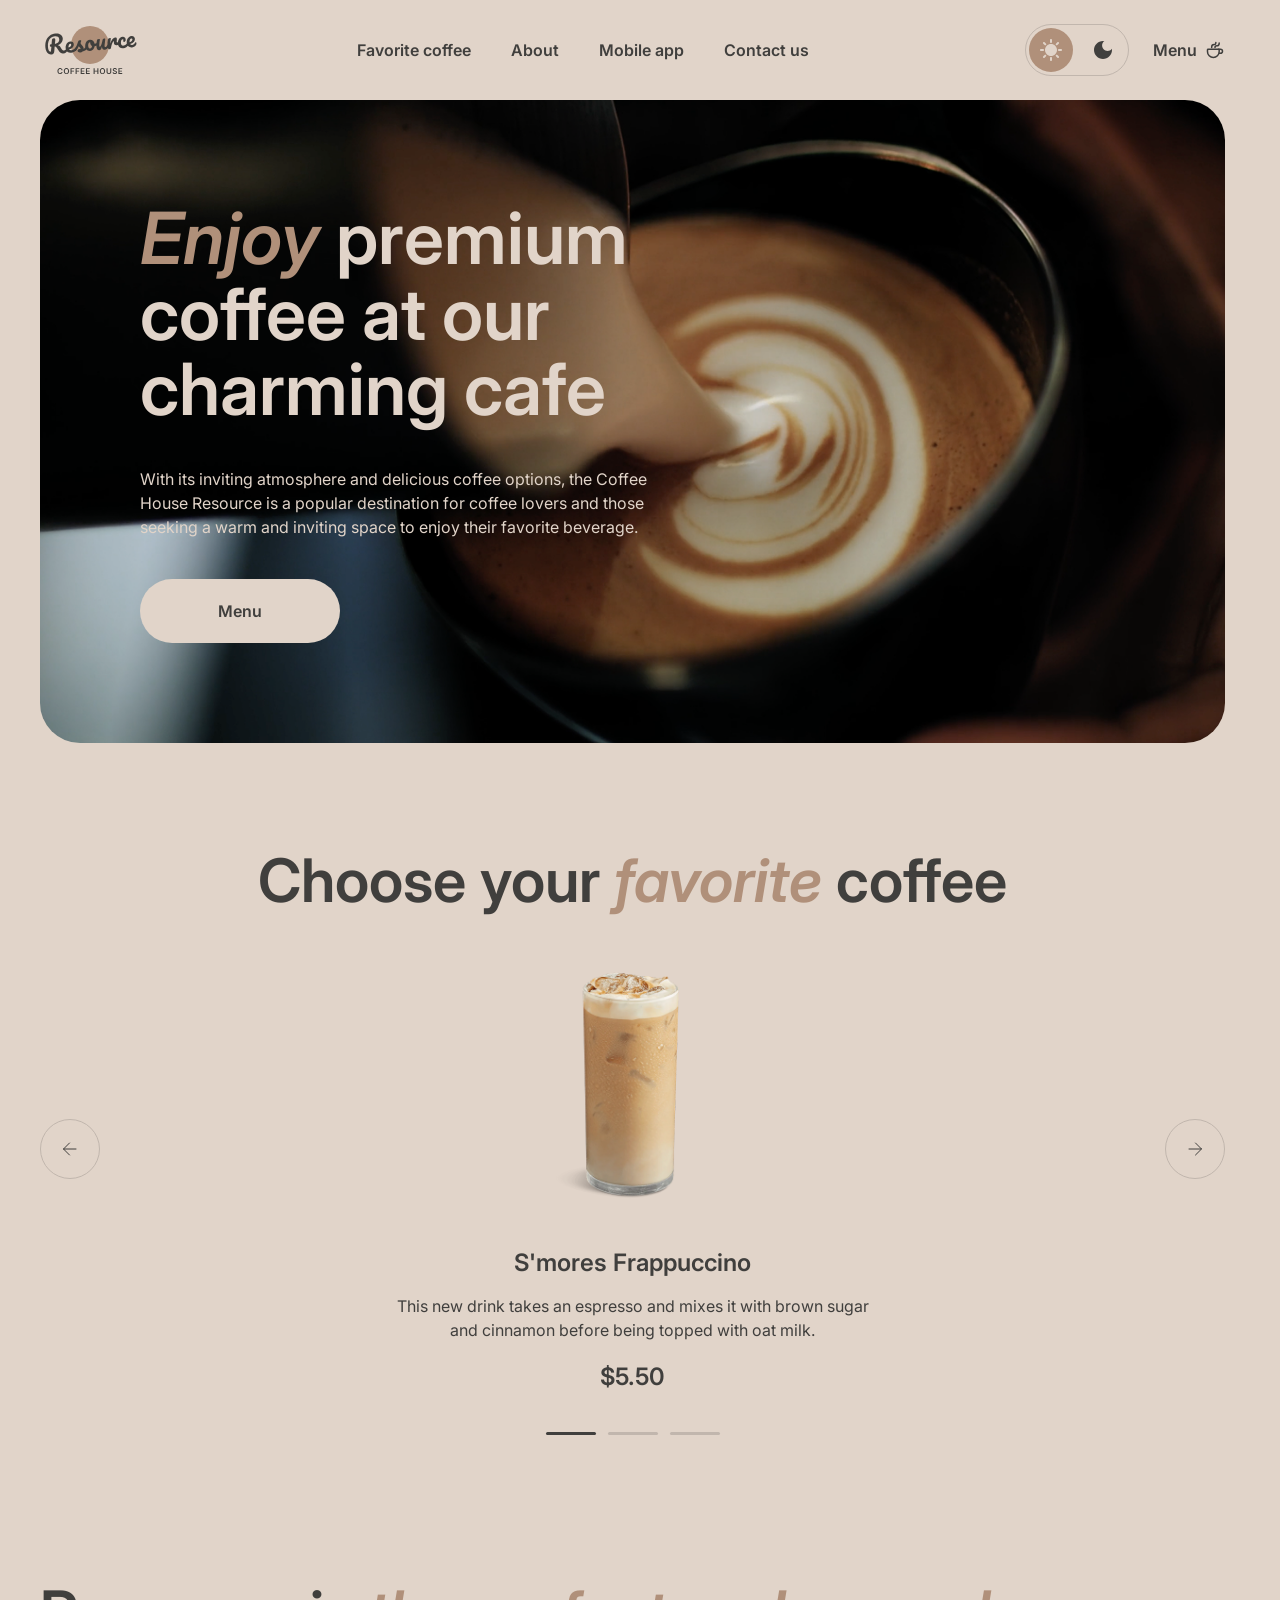
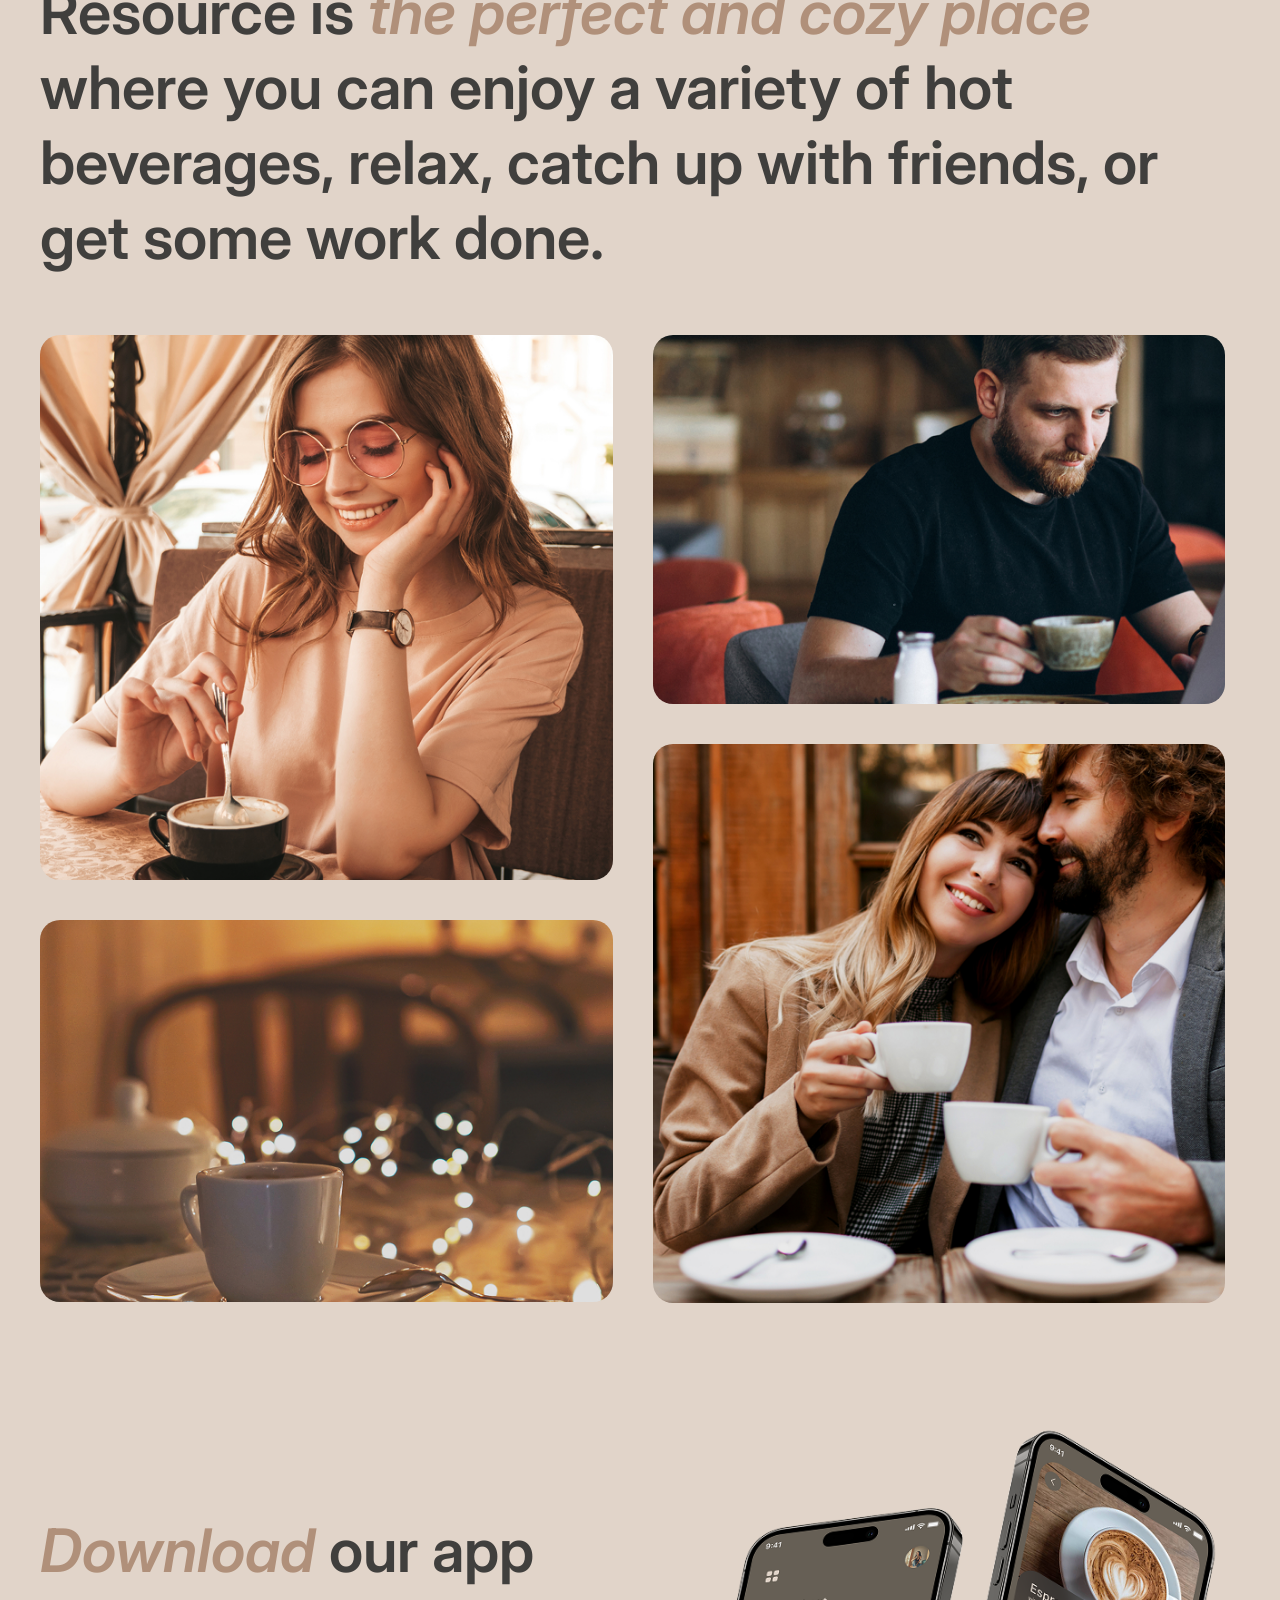
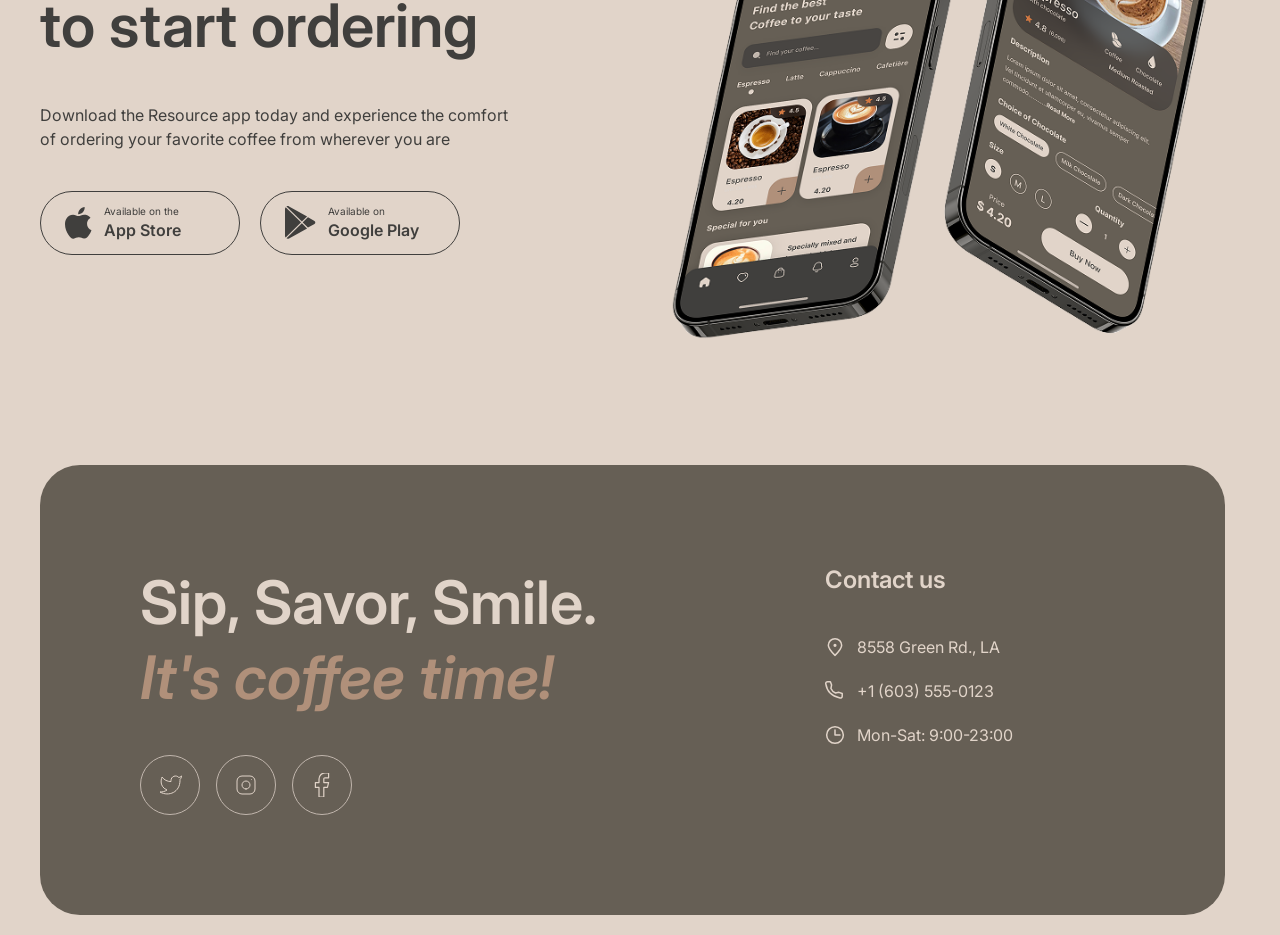
<file: index.html>
<!DOCTYPE html>
<html lang="en">

<head>
  <meta charset="UTF-8">
  <meta name="viewport" content="width=device-width, initial-scale=1.0">
  <title>Coffee House</title>
  <link rel="preconnect" href="https://fonts.googleapis.com">
  <link rel="preconnect" href="https://fonts.gstatic.com" crossorigin>
  <link href="https://fonts.googleapis.com/css2?family=Inter:ital,wght@0,400;0,600;1,400;1,600&display=swap"
    rel="stylesheet">
  <link rel="stylesheet" href="css/normalize.css">
  <link rel="stylesheet" href="css/style.css">
  <link rel="stylesheet" href="css/pages.css">
  <link rel="icon" href="assets/icons/favicon.ico" sizes="any">
</head>

<body>
  <div id="sprite-placeholder"></div>

  <div id="header-placeholder"></div>

  <main>
    <section class="hero">
      <div class="container">
        <div class="hero__inner">
          <div class="hero__content">
            <h1 class="hero__title">
              <span class="hero__title-accent">Enjoy</span> premium coffee at our charming cafe
            </h1>

            <p class="hero__text">
              With its inviting atmosphere and delicious coffee options, the Coffee House Resource is a popular
              destination for coffee lovers and those seeking a warm and inviting space to enjoy their favorite
              beverage.
            </p>

            <a href="catalog.html" class="hero__btn">
              <span>Menu</span>
              <svg class="hero__btn-icon" width="20" height="20" aria-hidden="true">
                <use href="#coffee-cup"></use>
              </svg>
            </a>
          </div>
        </div>
      </div>
    </section>

    <section class="favorite" id="favorite">
      <div class="container">
        <h2 class="favorite__title">
          Choose your <span class="favorite__title-accent">favorite</span> coffee
        </h2>

        <div class="favorite__slider">
          <div class="favorite__buttons">
            <button class="favorite__arrow favorite__arrow--prev" type="button" aria-label="Previous drink">
              <svg width="24" height="24" aria-hidden="true">
                <use href="#arrow-right"></use>
              </svg>
            </button>

            <button class="favorite__arrow favorite__arrow--next" type="button" aria-label="Next drink">
              <svg width="24" height="24" aria-hidden="true">
                <use href="#arrow-right"></use>
              </svg>
            </button>
          </div>

          <div class="favorite__slider-wrapper">
            <div class="favorite__slide">
              <img class="favorite__image" src="assets/images/coffee-slider-1.webp" alt="S'mores Frappuccino"
                width="250" height="500">

              <h3 class="favorite__name">S'mores Frappuccino</h3>

              <p class="favorite__desc">
                This new drink takes an espresso and mixes it with brown sugar and cinnamon before being topped with oat
                milk.
              </p>

              <p class="favorite__price">$5.50</p>
            </div>

            <div class="favorite__slide">
              <img class="favorite__image" src="assets/images/coffee-slider-2.webp" alt="Caramel Macchiato" width="250"
                height="500">

              <h3 class="favorite__name">Caramel Macchiato</h3>

              <p class="favorite__desc">
                Fragrant and unique classic espresso with rich caramel-peanut syrup, with cream under whipped thick
                foam.
              </p>

              <p class="favorite__price">$5.00</p>
            </div>

            <div class="favorite__slide">
              <img class="favorite__image" src="assets/images/coffee-slider-3.webp" alt="Ice coffee" width="250"
                height="500">

              <h3 class="favorite__name">Ice coffee</h3>

              <p class="favorite__desc">
                A popular summer drink that tones and invigorates. Prepared from coffee, milk and ice.
              </p>

              <p class="favorite__price">$4.50</p>
            </div>
          </div>

          <div class="favorite__dots">
            <button class="favorite__dot favorite__dot--active" type="button" aria-label="Go to slide 1"></button>
            <button class="favorite__dot" type="button" aria-label="Go to slide 2"></button>
            <button class="favorite__dot" type="button" aria-label="Go to slide 3"></button>
          </div>
        </div>
      </div>
    </section>

    <section class="about" id="about">
      <div class="container">
        <h2 class="about__title">
          Resource is <span class="about__title-accent">the perfect and cozy place</span> where you can enjoy a variety
          of hot beverages, relax, catch up with friends, or get some work done.
        </h2>

        <div class="about__gallery">
          <div class="about__column">
            <div class="about__item about__item--1">
              <img class="about__img" src="assets/images/about-1.webp" alt="A girl with a cup of coffee">
            </div>
            <div class="about__item about__item--3">
              <img class="about__img" src="assets/images/about-2.webp" alt="Coffee on the table">
            </div>
          </div>

          <div class="about__column">
            <div class="about__item about__item--2">
              <img class="about__img" src="assets/images/about-3.webp" alt="A man with a cup of coffee">
            </div>
            <div class="about__item about__item--4">
              <img class="about__img" src="assets/images/about-4.webp" alt="Couple with coffee">
            </div>
          </div>
        </div>
      </div>
    </section>

    <section class="app" id="mobile">
      <div class="container">
        <div class="app__inner">
          <div class="app__content">
            <h2 class="app__title">
              <span class="app__title-accent">Download</span> our app to start ordering
            </h2>

            <p class="app__text">
              Download the Resource app today and experience the comfort of ordering your favorite coffee from wherever
              you are
            </p>

            <div class="app__buttons">
              <a href="#" class="app-btn">
                <svg class="app-btn__icon" width="27" height="32" aria-hidden="true">
                  <use href="#app-store"></use>
                </svg>
                <span class="app-btn__text">
                  <span class="app-btn__label">Available on the</span>
                  <span class="app-btn__name">App Store</span>
                </span>
              </a>

              <a href="#" class="app-btn">
                <svg class="app-btn__icon" width="31" height="33" aria-hidden="true">
                  <use href="#google-play"></use>
                </svg>
                <span class="app-btn__text">
                  <span class="app-btn__label">Available on</span>
                  <span class="app-btn__name">Google Play</span>
                </span>
              </a>
            </div>
          </div>

          <div class="app__visual">
            <img class="app__image" src="assets/images/mobile-screens.webp" alt="Coffee House Mobile App">
          </div>
        </div>
      </div>
    </section>
  </main>

  <div id="footer-placeholder"></div>

  <script src="js/main.js"></script>
  <script src="js/slider.js"></script>
</body>

</html>
</file>
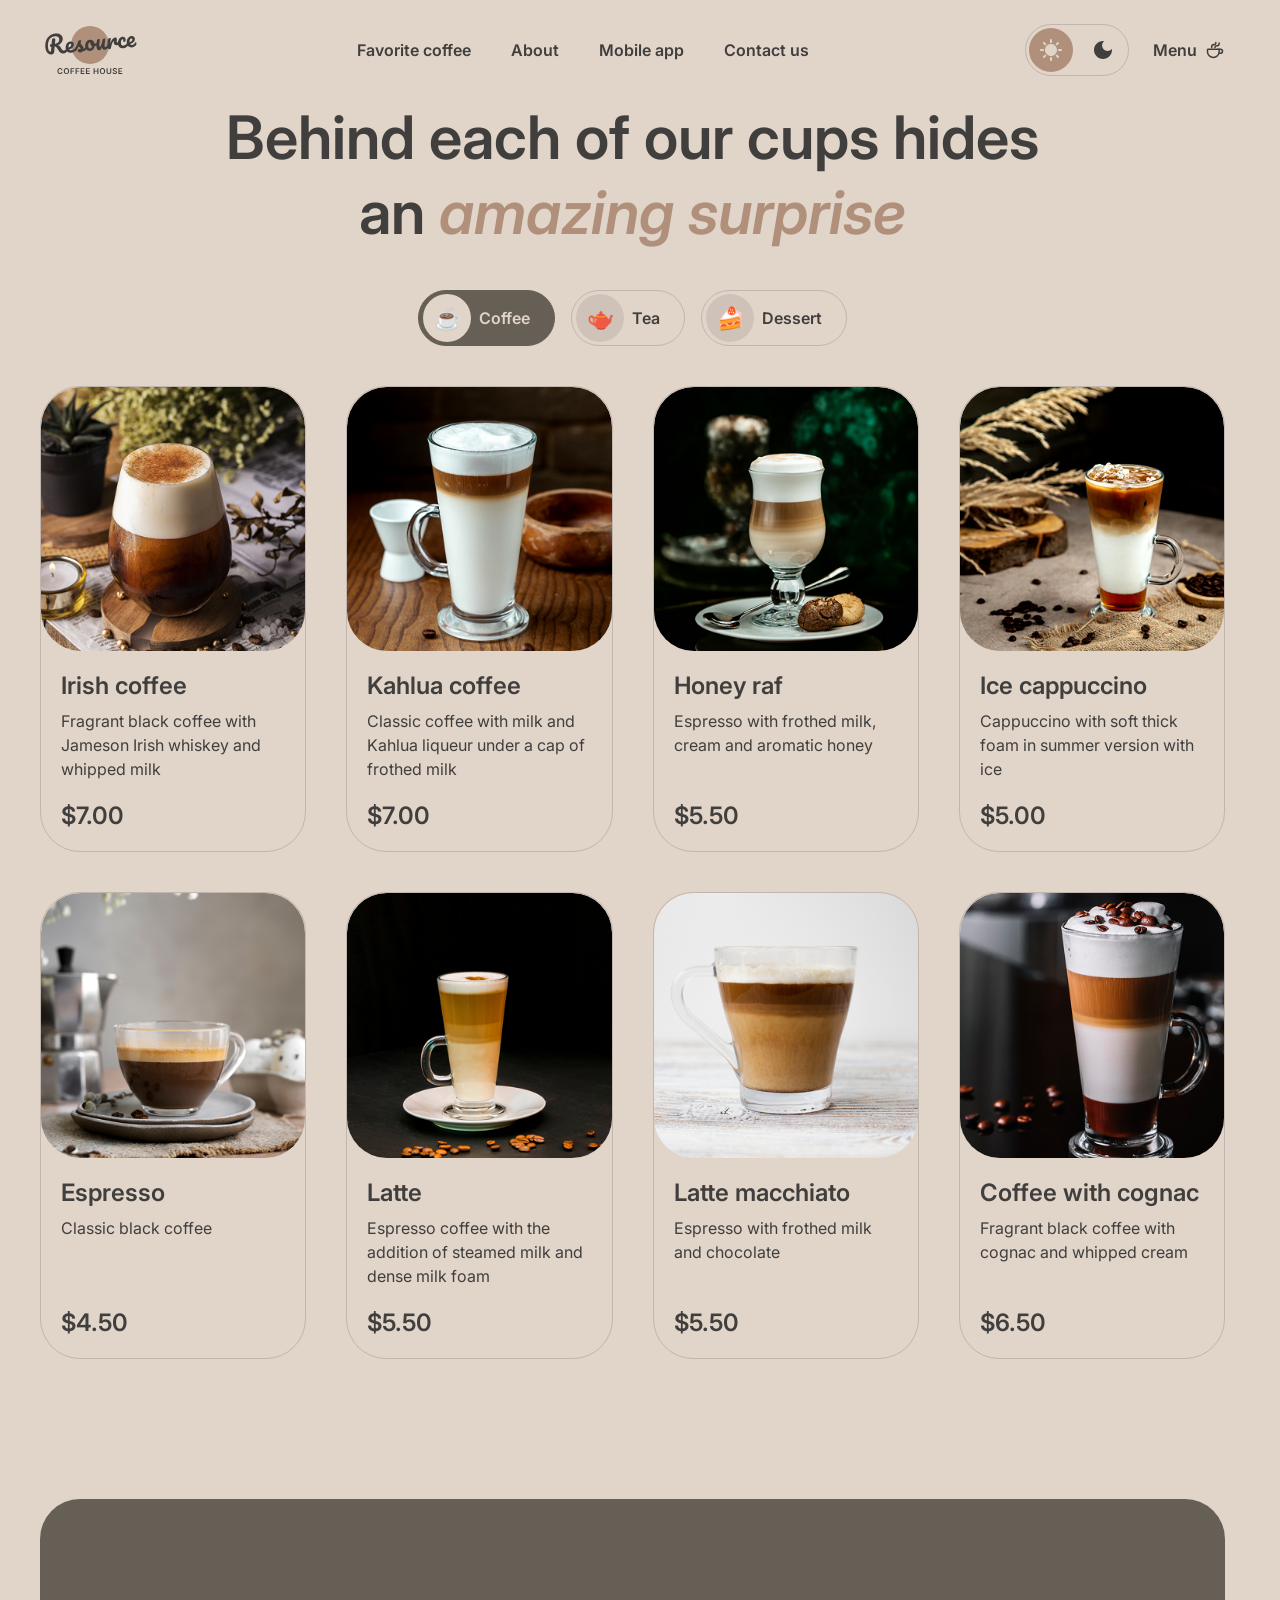
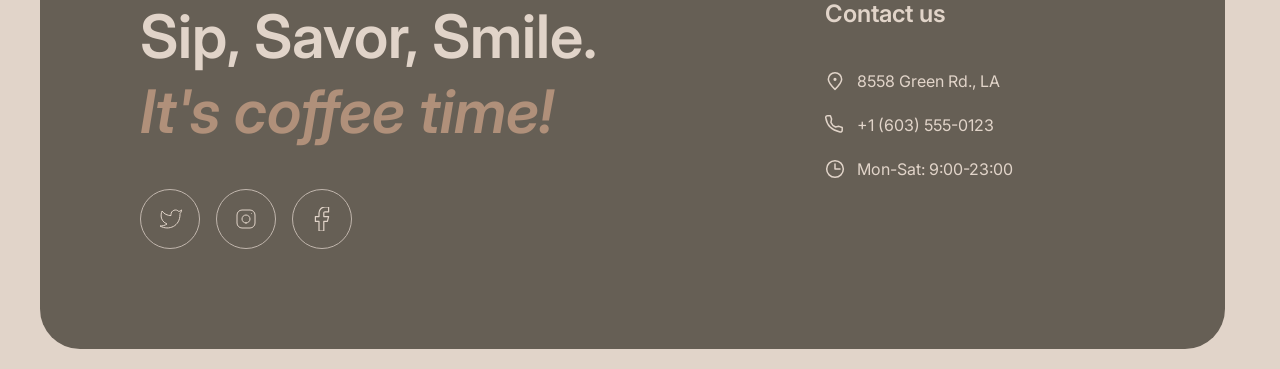
<file: catalog.html>
<!DOCTYPE html>
<html lang="en">

<head>
  <meta charset="UTF-8">
  <meta name="viewport" content="width=device-width, initial-scale=1.0">
  <title>Coffee House Menu</title>
  <link rel="preconnect" href="https://fonts.googleapis.com">
  <link rel="preconnect" href="https://fonts.gstatic.com" crossorigin>
  <link href="https://fonts.googleapis.com/css2?family=Inter:ital,wght@0,400;0,600;1,400;1,600&display=swap"
    rel="stylesheet">
  <link rel="stylesheet" href="css/normalize.css">
  <link rel="stylesheet" href="css/style.css">
  <link rel="stylesheet" href="css/pages.css">
  <link rel="icon" href="assets/icons/favicon.ico" sizes="any">
</head>

<body>
  <div id="sprite-placeholder"></div>

  <div id="header-placeholder"></div>

  <main>
    <section class="catalog" id="catalog">
      <div class="container">
        <h1 class="catalog__title">
          Behind each of our cups hides an <span class="catalog__title-accent">amazing surprise</span>
        </h1>

        <div class="catalog__tabs">
          <button class="catalog__tab catalog__tab--active" type="button" data-category="coffee">
            <span class="catalog__tab-icon">☕</span>
            <span>Coffee</span>
          </button>

          <button class="catalog__tab" type="button" data-category="tea">
            <span class="catalog__tab-icon">🫖</span>
            <span>Tea</span>
          </button>

          <button class="catalog__tab" type="button" data-category="dessert">
            <span class="catalog__tab-icon">🍰</span>
            <span>Dessert</span>
          </button>
        </div>

        <div class="catalog__grid"></div>

        <button class="catalog__load-more" type="button" aria-label="Show more">
          <svg width="24" height="24" aria-hidden="true">
            <use href="#load-more"></use>
          </svg>
        </button>
      </div>
    </section>
  </main>

  <div class="modal" aria-hidden="true">
    <div class="modal__content">
    </div>
  </div>

  <div id="footer-placeholder"></div>

  <script src="js/main.js"></script>
  <script src="js/catalog.js"></script>
</body>

</html>
</file>
<file: css/style.css>
:root {
  /* --- Fonts --- */
  --font-family-base: 'Inter', sans-serif;

  --fs-heading-1: 72px;
  --lh-heading-1: 1.05;
  --fw-heading-1: 600;

  --fs-heading-2: 60px;
  --lh-heading-2: 1.25;
  --fw-heading-2: 600;

  --fs-heading-3: 24px;
  --lh-heading-3: 1.25;
  --fw-heading-3: 600;

  --fs-body: 16px;
  --lh-body: 1.5;
  --fw-body: 400;

  --fs-caption: 10px;
  --lh-caption: 1.4;
  --fw-caption: 600;

  --fs-action: 16px;
  --lh-action: 1.5;
  --fw-action: 600;

  --fs-burger-link: 32px;
  --lh-burger-link: 1.25;
  --fw-burger-link: 600;

  /* --- Colors --- */
  --color-text-primary: #403F3D;
  --color-text-inverse: #E1D4C9;
  --color-text-accent: #B0907A;

  --color-bg-page: #E1D4C9;
  --color-bg-container: #665F55;
  --color-bg-overlay: rgba(64, 63, 61, 0.8);

  --color-border-primary: #C1B6AD;
  --color-border-inverse: #665F55;
}

[data-theme="dark"] {
  --color-text-primary: #E1D4C9;
  --color-text-inverse: #E1D4C9;
  --color-text-accent: #B0907A;

  --color-bg-page: #292826;
  --color-bg-container: #403F3D;
  --color-bg-overlay: rgba(41, 40, 38, 0.8);

  --color-border-primary: #665F55;
  --color-border-inverse: #C1B6AD;
}

@media (max-width: 768px) {
  :root {
    --fs-heading-1: 52px;
    --lh-heading-1: 1.1;

    --fs-heading-2: 44px;
    --lh-heading-2: 1.25;
  }
}

@media (max-width: 380px) {
  :root {
    --fs-heading-1: 42px;
    --lh-heading-1: 1.15;

    --fs-heading-2: 32px;
    --lh-heading-2: 1.25;
  }
}

/* --- Base Styles ---*/
html {
  scroll-behavior: smooth;
}

body {
  font-family: var(--font-family-base);
  font-size: var(--fs-body);
  line-height: var(--lh-body);
  font-weight: var(--fw-body);
  color: var(--color-text-primary);
  background-color: var(--color-bg-page);
  transition: background-color 0.2s ease, color 0.2s ease;
}

h1 {
  font-size: var(--fs-heading-1);
  line-height: var(--lh-heading-1);
  font-weight: var(--fw-heading-1);
}

h2 {
  font-size: var(--fs-heading-2);
  line-height: var(--lh-heading-2);
  font-weight: var(--fw-heading-2);
}

h3 {
  font-size: var(--fs-heading-3);
  line-height: var(--lh-heading-3);
  font-weight: var(--fw-heading-3);
}

.container {
  max-width: 1440px;
  margin: 0 auto;
  padding: 0 40px;
}

@media (max-width: 768px) {
  .container {
    padding: 0 16px;
  }
}

/* --- Header --- */
.site-header {
  position: relative;
  z-index: 100;
  padding: 20px 0;
  background-color: var(--color-bg-page);
}

.site-header__inner {
  display: flex;
  align-items: center;
  justify-content: space-between;
  gap: 32px;
}

.site-header__logo {
  display: inline-flex;
  align-items: center;
  flex-shrink: 0;
  color: var(--color-text-primary);
  text-decoration: none;
}

.logo-icon {
  display: block;
  width: 100px;
  height: 60px;
}

.logo-icon__circle {
  color: var(--color-text-accent);
}

.logo-icon__text {
  color: var(--color-text-primary);
}

.nav {
  display: flex;
}

.nav__list {
  display: flex;
  align-items: center;
  gap: 40px;
  margin: 0;
  padding: 0;
  list-style: none;
}

.nav__link {
  color: var(--color-text-primary);
  font-family: var(--font-family-base);
  font-size: var(--fs-action);
  font-weight: var(--fw-action);
  line-height: var(--lh-action);
  text-decoration: none;
  background-image: linear-gradient(currentColor, currentColor);
  background-repeat: no-repeat;
  background-position: 0 100%;
  background-size: 0% 1px;
  transition: background-size 0.3s ease, color 0.2s ease;
}

.nav__link:hover {
  background-size: 100% 1px;
}

.site-header__actions {
  display: flex;
  align-items: center;
  flex-shrink: 0;
  gap: 24px;
}

.theme-toggle {
  display: inline-flex;
  align-items: center;
  gap: 8px;
  width: 104px;
  height: 52px;
  padding: 3px;
  border: 1px solid var(--color-border-primary);
  border-radius: 100px;
  background-color: transparent;
  cursor: pointer;
  transition: border-color 0.25s ease;
}

.theme-toggle__icon {
  display: inline-flex;
  align-items: center;
  justify-content: center;
  width: 44px;
  height: 44px;
  border-radius: 50%;
  background-color: transparent;
  transition: background-color 0.5s ease, color 0.5s ease;
}

.theme-toggle__svg {
  display: block;
}

.theme-toggle__icon--sun {
  color: var(--color-text-inverse);
  background-color: var(--color-text-accent);
}

.theme-toggle__icon--moon {
  color: var(--color-text-primary);
  background-color: transparent;
}

.theme-toggle:hover .theme-toggle__icon--moon {
  color: var(--color-text-inverse);
  background-color: var(--color-bg-container);
}

[data-theme="dark"] .theme-toggle__icon--sun {
  background-color: transparent;
}

[data-theme="dark"] .theme-toggle:hover .theme-toggle__icon--sun {
  background-color: var(--color-bg-container);
}

[data-theme="dark"] .theme-toggle__icon--moon,
[data-theme="dark"] .theme-toggle:hover .theme-toggle__icon--moon {
  color: var(--color-text-inverse);
  background-color: var(--color-text-accent);
}

.menu-link {
  display: inline-flex;
  align-items: center;
  gap: 8px;
  color: var(--color-text-primary);
  font-family: var(--font-family-base);
  font-size: var(--fs-action);
  font-weight: var(--fw-action);
  line-height: var(--lh-action);
  text-decoration: none;
  background-image: linear-gradient(currentColor, currentColor);
  background-repeat: no-repeat;
  background-position: 0 100%;
  background-size: 0% 1px;
  transition: background-size 0.3s ease, color 0.2s ease;
}

.menu-link:hover {
  background-size: 100% 1px;
}

.menu-link__icon {
  display: block;
  flex-shrink: 0;
  color: var(--color-text-primary);
}

.burger {
  display: none;
  flex-direction: column;
  align-items: center;
  justify-content: center;
  gap: 6px;
  width: 44px;
  height: 44px;
  padding: 0;
  border: 1px solid var(--color-text-primary);
  border-radius: 50%;
  background-color: transparent;
  cursor: pointer;
  transition: border-color 0.25s ease;
}

.burger:focus {
  outline: none;
}

.burger span {
  display: block;
  width: 20px;
  height: 2px;
  background-color: var(--color-text-primary);
  transition: transform 0.3s ease, background-color 0.25s ease;
}

.burger:hover {
  border-color: var(--color-text-accent);
}

.burger:hover span {
  background-color: var(--color-text-accent);
}

.burger.is-active span:nth-child(1) {
  transform: translateY(4px) rotate(45deg);
}

.burger.is-active span:nth-child(2) {
  transform: translateY(-4px) rotate(-45deg);
}

@media (min-width: 769px) and (max-width: 1023px) {
  .nav__list {
    gap: 20px;
  }

  .nav__link {
    font-size: 14px;
  }

  .site-header__actions {
    gap: 12px;
  }

  .theme-toggle {
    width: 88px;
    height: 44px;
    padding: 3px;
  }

  .theme-toggle__icon {
    width: 36px;
    height: 36px;
  }

  .menu-link {
    font-size: 14px;
  }
}

@media (max-width: 768px) {
  .nav {
    display: none;
  }

  .menu-link {
    display: none;
  }

  .burger {
    display: flex;
  }

  .site-header__actions {
    gap: 16px;
  }
}

/* --- Mobile Menu --- */
.mob-nav {
  display: none;
}

body.menu-open {
  overflow: hidden;
}

@media (max-width: 768px) {
  .mob-nav {
    position: fixed;
    inset: 0;
    z-index: 90;
    display: flex;
    align-items: center;
    justify-content: center;
    padding-top: 100px;
    background-color: var(--color-bg-page);
    visibility: hidden;
    opacity: 0;
    transition: opacity 0.3s ease, visibility 0s linear 0.3s;
  }

  .mob-nav.is-open {
    visibility: visible;
    opacity: 1;
    transition: opacity 0.3s ease, visibility 0s;
  }

  .mob-nav__list {
    display: flex;
    flex-direction: column;
    align-items: center;
    gap: 32px;
    margin: 0;
    padding: 0;
    list-style: none;
  }

  .mob-nav__list > li:last-child {
    margin-top: 40px;
  }

  .mob-nav__link {
    display: inline-flex;
    align-items: center;
    gap: 8px;
    color: var(--color-text-primary);
    font-family: var(--font-family-base);
    font-size: var(--fs-burger-link);
    font-weight: var(--fw-burger-link);
    line-height: var(--lh-burger-link);
    text-decoration: none;
    background-image: linear-gradient(currentColor, currentColor);
    background-repeat: no-repeat;
    background-position: 0 100%;
    background-size: 0% 1px;
    transition: background-size 0.3s ease, color 0.2s ease;
  }

  .mob-nav__link:hover {
    background-size: 100% 1px;
  }
}

/* --- Modal --- */
.modal {
  position: fixed;
  inset: 0;
  z-index: 200;
  display: flex;
  align-items: center;
  justify-content: center;
  padding: 20px;
  background-color: var(--color-bg-overlay);
  visibility: hidden;
  opacity: 0;
  transition: opacity 0.3s ease, visibility 0s linear 0.3s;
}

.modal.is-open {
  visibility: visible;
  opacity: 1;
  transition: opacity 0.3s ease, visibility 0s;
}

.modal__content {
  display: flex;
  align-items: stretch;
  gap: 20px;
  width: 100%;
  max-width: 800px;
  max-height: calc(100vh - 40px);
  padding: 20px;
  overflow-y: auto;
  border-radius: 40px;
  background-color: var(--color-bg-page);
}

.modal__image-wrap {
  flex-shrink: 0;
  overflow: hidden;
  width: 340px;
  height: 340px;
  border-radius: 40px;
}

.modal__image {
  display: block;
  width: 100%;
  height: 100%;
  object-fit: cover;
}

.modal__body {
  display: flex;
  flex-direction: column;
  flex: 1;
  min-width: 0;
}

.modal__title {
  margin: 0 0 20px;
  color: var(--color-text-primary);
}

.modal__desc {
  margin: 0 0 20px;
  color: var(--color-text-primary);
  font-size: var(--fs-body);
  font-weight: var(--fw-body);
  line-height: var(--lh-body);
}

.modal__group {
  margin-bottom: 20px;
}

.modal__label {
  margin: 0 0 8px;
  color: var(--color-text-primary);
  font-size: var(--fs-body);
  font-weight: var(--fw-body);
  line-height: var(--lh-body);
}

.modal__options {
  display: flex;
  flex-wrap: wrap;
  gap: 8px;
}

.modal__option {
  display: inline-flex;
  align-items: center;
  gap: 8px;
  height: 44px;
  padding: 0 16px;
  border: 1px solid var(--color-border-primary);
  border-radius: 100px;
  color: var(--color-text-primary);
  background-color: transparent;
  font-family: var(--font-family-base);
  font-size: var(--fs-body);
  line-height: 1;
  cursor: pointer;
  transition: background-color 0.25s ease, color 0.25s ease, border-color 0.25s ease;
}

.modal__option:hover {
  border-color: var(--color-text-accent);
}

.modal__option--active,
.modal__option--active:hover {
  border-color: var(--color-bg-container);
  color: var(--color-text-inverse);
  background-color: var(--color-bg-container);
}

.modal__option-code {
  font-weight: var(--fw-action);
}

.modal__option-volume {
  color: var(--color-text-primary);
  font-weight: var(--fw-body);
}

.modal__option--active .modal__option-volume {
  color: var(--color-text-inverse);
  opacity: 1;
}

.modal__option-num {
  display: inline-flex;
  align-items: center;
  justify-content: center;
  width: 24px;
  height: 24px;
  border-radius: 50%;
  background-color: var(--color-border-primary);
  color: var(--color-text-primary);
  font-size: var(--fs-caption);
  font-weight: var(--fw-caption);
  line-height: 1;
}

.modal__option--active .modal__option-num {
  background-color: var(--color-bg-page);
  color: var(--color-text-primary);
}

.modal__total {
  display: flex;
  align-items: center;
  justify-content: space-between;
  margin-bottom: 16px;
  color: var(--color-text-primary);
  font-size: var(--fs-heading-3);
  font-weight: var(--fw-heading-3);
  line-height: var(--lh-heading-3);
}

.modal__note {
  display: flex;
  align-items: flex-start;
  gap: 8px;
  margin-bottom: 20px;
  padding-top: 12px;
  border-top: 1px solid var(--color-border-primary);
}

.modal__note-icon {
  display: block;
  flex-shrink: 0;
  width: 16px;
  height: 16px;
  margin-top: 2px;
  color: var(--color-text-primary);
}

.modal__note-text {
  margin: 0;
  color: var(--color-text-primary);
  font-size: var(--fs-caption);
  font-weight: var(--fw-caption);
  line-height: var(--lh-caption);
}

.modal__close {
  display: block;
  width: 100%;
  height: 44px;
  padding: 0;
  border: 1px solid var(--color-text-primary);
  border-radius: 100px;
  color: var(--color-text-primary);
  background-color: transparent;
  font-family: var(--font-family-base);
  font-size: var(--fs-action);
  font-weight: var(--fw-action);
  line-height: var(--lh-action);
  cursor: pointer;
  transition: background-color 0.25s ease, color 0.25s ease, border-color 0.25s ease;
}

.modal__close:hover {
  border-color: var(--color-bg-container);
  color: var(--color-text-inverse);
  background-color: var(--color-bg-container);
}

body.modal-open {
  overflow: hidden;
}

@media (max-width: 768px) {
  .modal__content {
    gap: 16px;
    padding: 16px;
    border-radius: 24px;
  }

  .modal__image-wrap {
    width: 260px;
    height: 260px;
    border-radius: 24px;
  }

  .modal__title {
    margin-bottom: 16px;
  }

  .modal__desc,
  .modal__group {
    margin-bottom: 16px;
  }
}

@media (max-width: 600px) {
  .modal__content {
    flex-direction: column;
  }

  .modal__image-wrap {
    display: none;
  }
}

@media (max-width: 380px) {
  .modal {
    padding: 10px;
  }

  .modal__content {
    padding: 12px;
    border-radius: 20px;
  }

  .modal__option {
    height: 40px;
    padding: 0 12px;
    font-size: 14px;
  }
}

/* --- Footer --- */
.site-footer {
  padding-bottom: 20px;
}

.site-footer__inner {
  display: flex;
  justify-content: space-between;
  gap: 100px;
  padding: 100px;
  border-radius: 40px;
  background-color: var(--color-bg-container);
}

.site-footer__main {
  display: flex;
  flex-direction: column;
  justify-content: space-between;
  gap: 40px;
  max-width: 530px;
}

.site-footer__title {
  margin: 0;
  color: var(--color-text-inverse);
  font-family: var(--font-family-base);
  font-size: var(--fs-heading-2);
  font-weight: var(--fw-heading-2);
  line-height: var(--lh-heading-2);
}

.site-footer__title-accent {
  color: var(--color-text-accent);
  font-style: italic;
}

.socials {
  display: flex;
  gap: 16px;
  margin: 0;
  padding: 0;
  list-style: none;
}

.socials__link {
  display: inline-flex;
  align-items: center;
  justify-content: center;
  width: 60px;
  height: 60px;
  border: 1px solid var(--color-border-primary);
  border-radius: 50%;
  color: var(--color-text-inverse);
  transition: border-color 0.25s ease, color 0.25s ease, background-color 0.25s ease;
}

.socials__link:hover {
  color: var(--color-text-primary);
  background-color: var(--color-border-primary);
}

[data-theme="dark"] .socials__link:hover {
  border-color: var(--color-bg-page);
  background-color: var(--color-bg-page);
}

.socials__link svg {
  display: block;
}

.site-footer__contacts {
  display: flex;
  flex-direction: column;
  gap: 40px;
  min-width: 300px;
}

.site-footer__subtitle {
  margin: 0;
  color: var(--color-text-inverse);
  font-family: var(--font-family-base);
  font-size: var(--fs-heading-3);
  font-weight: var(--fw-heading-3);
  line-height: var(--lh-heading-3);
}

.contacts {
  display: flex;
  flex-direction: column;
  gap: 20px;
  margin: 0;
  padding: 0;
  list-style: none;
}

.contacts__item {
  display: flex;
  align-items: center;
  gap: 12px;
  color: var(--color-text-inverse);
  font-family: var(--font-family-base);
  font-size: var(--fs-body);
  font-weight: var(--fw-body);
  line-height: var(--lh-body);
}

.contacts__item a {
  display: inline;
  color: inherit;
  text-decoration: none;
  background-image: linear-gradient(currentColor, currentColor);
  background-repeat: no-repeat;
  background-position: 0 100%;
  background-size: 0% 1px;
  transition: background-size 0.3s ease;
}

.contacts__item a:hover {
  background-size: 100% 1px;
}

.contacts__icon {
  display: block;
  flex-shrink: 0;
  color: var(--color-text-inverse);
}

@media (max-width: 1023px) {
  .site-footer__inner {
    flex-direction: column;
    gap: 100px;
    padding: 100px 60px;
  }

  .site-footer__main {
    max-width: none;
  }
}

@media (max-width: 768px) {
  .site-footer__inner {
    gap: 40px;
    padding: 60px 16px;
  }
}
</file>
<file: css/pages.css>
/* --- Hero section --- */
.hero {
  padding-bottom: 100px;
}

.hero__inner {
  display: flex;
  flex-direction: column;
  justify-content: center;
  min-height: 640px;
  padding: 100px;
  border-radius: 40px;
  background-color: var(--color-bg-container);
  background-image: url('../assets/images/img-hero.webp');
  background-position: center;
  background-repeat: no-repeat;
  background-size: cover;
}

.hero__content {
  max-width: 530px;
}

.hero__title {
  margin: 0 0 40px;
  color: var(--color-text-inverse);
  font-family: var(--font-family-base);
  font-size: var(--fs-heading-1);
  font-weight: var(--fw-heading-1);
  line-height: var(--lh-heading-1);
}

.hero__title-accent {
  color: var(--color-text-accent);
  font-style: italic;
}

.hero__text {
  margin: 0 0 40px;
  color: var(--color-text-inverse);
  font-family: var(--font-family-base);
  font-size: var(--fs-body);
  font-weight: var(--fw-body);
  line-height: var(--lh-body);
}

.hero__btn {
  display: inline-flex;
  align-items: center;
  justify-content: center;
  gap: 0;
  min-width: 200px;
  height: 64px;
  padding: 0 32px;
  border: none;
  border-radius: 100px;
  color: var(--color-text-primary);
  background-color: var(--color-bg-page);
  font-family: var(--font-family-base);
  font-size: var(--fs-action);
  font-weight: var(--fw-action);
  line-height: var(--lh-action);
  white-space: nowrap;
  text-decoration: none;
  cursor: pointer;
}

.hero__btn-icon {
  flex-shrink: 0;
  max-width: 0;
  overflow: hidden;
  opacity: 0;
  color: currentColor;
  transition: max-width 0.3s ease, margin-left 0.3s ease, opacity 0.3s ease;
}

.hero__btn:hover .hero__btn-icon {
  max-width: 20px;
  margin-left: 8px;
  opacity: 1;
}

@media (max-width: 1023px) {
  .hero__inner {
    padding: 100px 60px;
  }
}

@media (max-width: 767px) {
  .hero {
    padding-bottom: 60px;
  }

  .hero__inner {
    min-height: auto;
    padding: 60px 40px;
  }

  .hero__content {
    max-width: none;
  }
}

@media (max-width: 380px) {
  .hero__inner {
    padding-inline: 16px;
  }
}

/* --- Favorite section --- */
.favorite {
  padding-bottom: 100px;
}

.favorite__title {
  margin: 0 0 40px;
  color: var(--color-text-primary);
  text-align: center;
}

.favorite__title-accent {
  color: var(--color-text-accent);
  font-style: italic;
}

.favorite__slider {
  position: relative;
  display: flex;
  flex-direction: column;
  align-items: center;
  justify-content: space-between;
  gap: 40px;
  margin-bottom: 40px;
  overflow: hidden;
}

.favorite__slider-wrapper {
  display: flex;
  width: 100%;
}

.favorite__buttons {
  position: absolute;
  top: 40%;
  left: 0;
  right: 0;
  z-index: 1;
  display: flex;
  align-items: center;
  justify-content: space-between;
  pointer-events: none;
  transform: translateY(-50%);
}

.favorite__arrow {
  display: inline-flex;
  align-items: center;
  justify-content: center;
  flex-shrink: 0;
  width: 60px;
  height: 60px;
  padding: 0;
  border: 1px solid var(--color-border-primary);
  border-radius: 50%;
  color: var(--color-text-primary);
  background-color: transparent;
  cursor: pointer;
  pointer-events: auto;
  transition: border-color 0.25s ease, color 0.25s ease, background-color 0.25s ease;
}

.favorite__arrow--prev svg {
  transform: scaleX(-1);
}

.favorite__arrow:hover {
  border-color: var(--color-bg-container);
  color: var(--color-text-inverse);
  background-color: var(--color-bg-container);
}

.favorite__slide {
  display: flex;
  flex-direction: column;
  align-items: center;
  flex: 0 0 100%;
  text-align: center;
}

.favorite__image {
  display: block;
  width: 250px;
  height: auto;
  margin-bottom: 40px;
}

.favorite__name {
  margin: 0 0 16px;
  color: var(--color-text-primary);
}

.favorite__desc {
  max-width: 480px;
  margin: 0 0 20px;
  color: var(--color-text-primary);
}

.favorite__price {
  margin: 0;
  color: var(--color-text-primary);
  font-size: var(--fs-heading-3);
  font-weight: var(--fw-heading-3);
  line-height: var(--lh-heading-3);
}

.favorite__dots {
  display: flex;
  justify-content: center;
  gap: 12px;
}

.favorite__dot {
  position: relative;
  width: 50px;
  height: 3px;
  padding: 0;
  border: none;
  border-radius: 100px;
  background-color: var(--color-border-primary);
  /* cursor: pointer; */
  cursor: default;
  transition: background-color 0.25s ease;
}

.favorite__dot::before {
  content: '';
  position: absolute;
  inset: -10px 0;
}

.favorite__dot--active {
  background-color: var(--color-text-primary);
}

@media (max-width: 1023px) {
  .favorite {
    padding-bottom: 100px;
  }

  .favorite__slider {
    gap: 24px;
  }

  .favorite__arrow {
    width: 60px;
    height: 60px;
  }

  .favorite__image {
    width: 220px;
    margin-bottom: 32px;
  }
}

@media (max-width: 767px) {
  .favorite {
    padding-bottom: 60px;
  }

  .favorite__title {
    margin-bottom: 32px;
  }

  .favorite__slider {
    gap: 16px;
    margin-bottom: 32px;
  }

  .favorite__arrow {
    width: 48px;
    height: 48px;
  }

  .favorite__arrow svg {
    width: 18px;
    height: 18px;
  }

  .favorite__image {
    width: 200px;
    margin-bottom: 24px;
  }
}

@media (max-width: 380px) {
  /* .favorite__buttons {
    display: none;
  } */

  .favorite__desc {
    max-width: none;
  }
}

/* --- About section --- */
.about {
  padding-bottom: 100px;
}

.about__title {
  margin: 0 auto 60px;
}

.about__title-accent {
  color: var(--color-text-accent);
  font-style: italic;
}

.about__gallery {
  display: flex;
  align-items: flex-start;
  gap: 40px;
}

.about__column {
  display: flex;
  flex-direction: column;
  gap: 40px;
  flex: 1 1 0;
  min-width: 0;
}

.about__item {
  overflow: hidden;
  border-radius: 20px;
}

.about__item--1 {
  aspect-ratio: 21 / 20;
}

.about__item--2 {
  aspect-ratio: 31 / 20;
}

.about__item--3 {
  aspect-ratio: 3 / 2;
}

.about__item--4 {
  aspect-ratio: 41 / 40;
}

.about__img {
  display: block;
  width: 100%;
  height: 100%;
  object-fit: cover;
  transform: scale(1.15);
  transition: transform 0.4s ease;
}

.about__item:hover .about__img {
  transform: scale(1.05);
}

@media (max-width: 1023px) {
  .about {
    padding-bottom: 100px;
  }

  .about__title {
    margin-bottom: 40px;
  }

  .about__gallery {
    flex-direction: column;
    gap: 20px;
  }

  .about__column {
    gap: 20px;
    margin: 0 auto;
  }

  .about__item--2,
  .about__item--3 {
    display: none;
  }

  .about__item--1,
  .about__item--4 {
    aspect-ratio: 5 / 6;
  }
}

@media (max-width: 767px) {
  .about {
    padding-bottom: 60px;
  }

  .about__title {
    margin-bottom: 32px;
  }

  .about__gallery {
    gap: 16px;
  }

  .about__column {
    gap: 16px;
  }
}

/* --- App section --- */
.app {
  padding-bottom: 100px;
}

.app__inner {
  display: flex;
  align-items: center;
  justify-content: space-between;
  gap: 60px;
}

.app__content {
  flex: 0 1 630px;
}

.app__title {
  margin: 0 0 40px;

  color: var(--color-text-primary);
}

.app__title-accent {
  color: var(--color-text-accent);
  font-style: italic;
}

.app__text {
  max-width: 480px;
  margin: 0 0 40px;
  color: var(--color-text-primary);
}

.app__buttons {
  display: flex;
  gap: 20px;
}

.app-btn {
  display: inline-flex;
  align-items: center;
  gap: 12px;
  min-width: 200px;
  height: 64px;
  padding: 0 24px;
  border: 1px solid var(--color-text-primary);
  border-radius: 100px;
  color: var(--color-text-primary);
  background-color: transparent;
  font-family: var(--font-family-base);
  text-decoration: none;
  transition: background-color 0.25s ease, color 0.25s ease, border-color 0.25s ease;
}

.app-btn:hover {
  border-color: var(--color-bg-container);
  color: var(--color-text-inverse);
  background-color: var(--color-bg-container);
}

.app-btn__icon {
  display: block;
  flex-shrink: 0;
  color: currentColor;
}

.app-btn__text {
  display: flex;
  flex-direction: column;
  align-items: flex-start;
}

.app-btn__label {
  font-size: var(--fs-caption);
  font-weight: var(--fw-body);
  line-height: var(--lh-caption);
}

.app-btn__name {
  font-size: var(--fs-action);
  font-weight: var(--fw-action);
  line-height: var(--lh-action);
}

.app__visual {
  flex: 0 1 630px;
}

.app__image {
  display: block;
  width: 100%;
  height: auto;
}

@media (max-width: 1023px) {
  .app {
    padding-bottom: 100px;
  }

  .app__inner {
    flex-direction: column;
    align-items: stretch;
    gap: 40px;
  }

  .app__content {
    flex: 1 1 auto;
  }

  .app__title {
    margin-bottom: 24px;
  }

  .app__text {
    max-width: none;
    margin-bottom: 32px;
  }

  .app__visual {
    flex: 1 1 auto;
  }
}

@media (max-width: 767px) {
  .app {
    padding-bottom: 60px;
  }

  .app__buttons {
    flex-direction: column;
    align-items: flex-start;
    gap: 16px;
  }
}

/* --- Catalog --- */
.catalog {
  padding-bottom: 100px;
}

.catalog__title {
  max-width: 830px;
  margin: 0 auto 40px;
  color: var(--color-text-primary);
  font-family: var(--font-family-base);
  font-size: var(--fs-heading-2);
  font-weight: var(--fw-heading-2);
  line-height: var(--lh-heading-2);
  text-align: center;
}

.catalog__title-accent {
  color: var(--color-text-accent);
  font-style: italic;
}

.catalog__tabs {
  display: flex;
  justify-content: center;
  gap: 16px;
  margin-bottom: 40px;
}

.catalog__tab {
  display: inline-flex;
  align-items: center;
  gap: 8px;
  height: 56px;
  padding: 4px 24px 4px 4px;
  border: 1px solid var(--color-border-primary);
  border-radius: 100px;
  color: var(--color-text-primary);
  background-color: transparent;
  font-family: var(--font-family-base);
  font-size: var(--fs-action);
  font-weight: var(--fw-action);
  line-height: var(--lh-action);
  cursor: pointer;
  transition: background-color 0.25s ease, color 0.25s ease, border-color 0.25s ease;
}

.catalog__tab:hover,
.catalog__tab--active {
  border-color: var(--color-bg-container);
  color: var(--color-text-inverse);
  background-color: var(--color-bg-container);
}

.catalog__tab-icon {
  display: inline-flex;
  align-items: center;
  justify-content: center;
  width: 48px;
  height: 48px;
  border-radius: 50%;
  background-color: rgba(0, 0, 0, 0.08);
  font-size: 22px;
  line-height: 1;
  transition: background-color 0.25s ease;
}

.catalog__tab:hover .catalog__tab-icon,
.catalog__tab--active .catalog__tab-icon {
  background-color: var(--color-bg-page);
}

.catalog__grid {
  display: grid;
  grid-template-columns: repeat(4, 1fr);
  gap: 40px;
  margin-bottom: 40px;
  opacity: 1;
  transition: opacity 0.2s ease;
}

.catalog__grid.is-fading {
  opacity: 0;
}

.catalog-card {
  display: flex;
  flex-direction: column;
  overflow: hidden;
  border: 1px solid var(--color-border-primary);
  border-radius: 40px;
  background-color: transparent;
  cursor: pointer;
  transition: border-color 0.25s ease;
}

.catalog-card:hover {
  border-color: var(--color-text-accent);
}

.catalog-card__media {
  overflow: hidden;
  border-radius: 40px;
}

.catalog-card__img {
  display: block;
  width: 100%;
  aspect-ratio: 1 / 1;
  object-fit: cover;
  transition: transform 0.4s ease;
}

.catalog-card:hover .catalog-card__img {
  transform: scale(1.15);
}

.catalog-card__body {
  display: flex;
  flex-direction: column;
  flex: 1;
  padding: 20px;
}

.catalog-card__title {
  margin: 0 0 8px;
  color: var(--color-text-primary);
  font-family: var(--font-family-base);
  font-size: var(--fs-heading-3);
  font-weight: var(--fw-heading-3);
  line-height: var(--lh-heading-3);
}

.catalog-card__desc {
  margin: 0 0 20px;
  color: var(--color-text-primary);
  font-size: var(--fs-body);
  font-weight: var(--fw-body);
  line-height: var(--lh-body);
}

.catalog-card__price {
  margin: auto 0 0;
  color: var(--color-text-primary);
  font-size: var(--fs-heading-3);
  font-weight: var(--fw-heading-3);
  line-height: var(--lh-heading-3);
}

.catalog__load-more {
  display: none;
  align-items: center;
  justify-content: center;
  width: 60px;
  height: 60px;
  margin: 0 auto;
  padding: 0;
  border: 1px solid var(--color-text-primary);
  border-radius: 50%;
  color: var(--color-text-primary);
  background-color: transparent;
  cursor: pointer;
  transition: background-color 0.25s ease, color 0.25s ease, border-color 0.25s ease;
}

.catalog__load-more svg {
  display: block;
}

.catalog__load-more:hover {
  border-color: var(--color-bg-container);
  color: var(--color-text-inverse);
  background-color: var(--color-bg-container);
}

@media (max-width: 1023px) {
  .catalog__title {
    max-width: none;
  }

  .catalog__grid {
    grid-template-columns: repeat(2, 1fr);
  }
}

@media (max-width: 768px) {
  .catalog {
    padding-bottom: 60px;
  }

  .catalog__title {
    margin-bottom: 32px;
  }

  .catalog__tabs {
    gap: 12px;
    margin-bottom: 32px;
  }

  .catalog__tab {
    height: 48px;
    padding: 4px 16px 4px 4px;
    gap: 6px;
  }

  .catalog__tab-icon {
    width: 40px;
    height: 40px;
    font-size: 18px;
  }

  .catalog__grid {
    grid-template-columns: repeat(2, 1fr);
    gap: 24px;
    margin-bottom: 32px;
  }
  
  .catalog-card:nth-child(n + 5) {
    display: none;
  }

  .catalog__grid.is-expanded .catalog-card:nth-child(n + 5) {
    display: flex;
    animation: card-appear 0.4s ease;
  }

  .catalog__load-more {
    display: flex;
  }

  .catalog__load-more.is-hidden {
    display: none;
  }
}

@media (max-width: 380px) {
  .catalog__grid {
    grid-template-columns: 1fr;
  }
}

@keyframes card-appear {
  from {
    opacity: 0;
    transform: translateY(20px);
  }
  to {
    opacity: 1;
    transform: translateY(0);
  }
}
</file>
